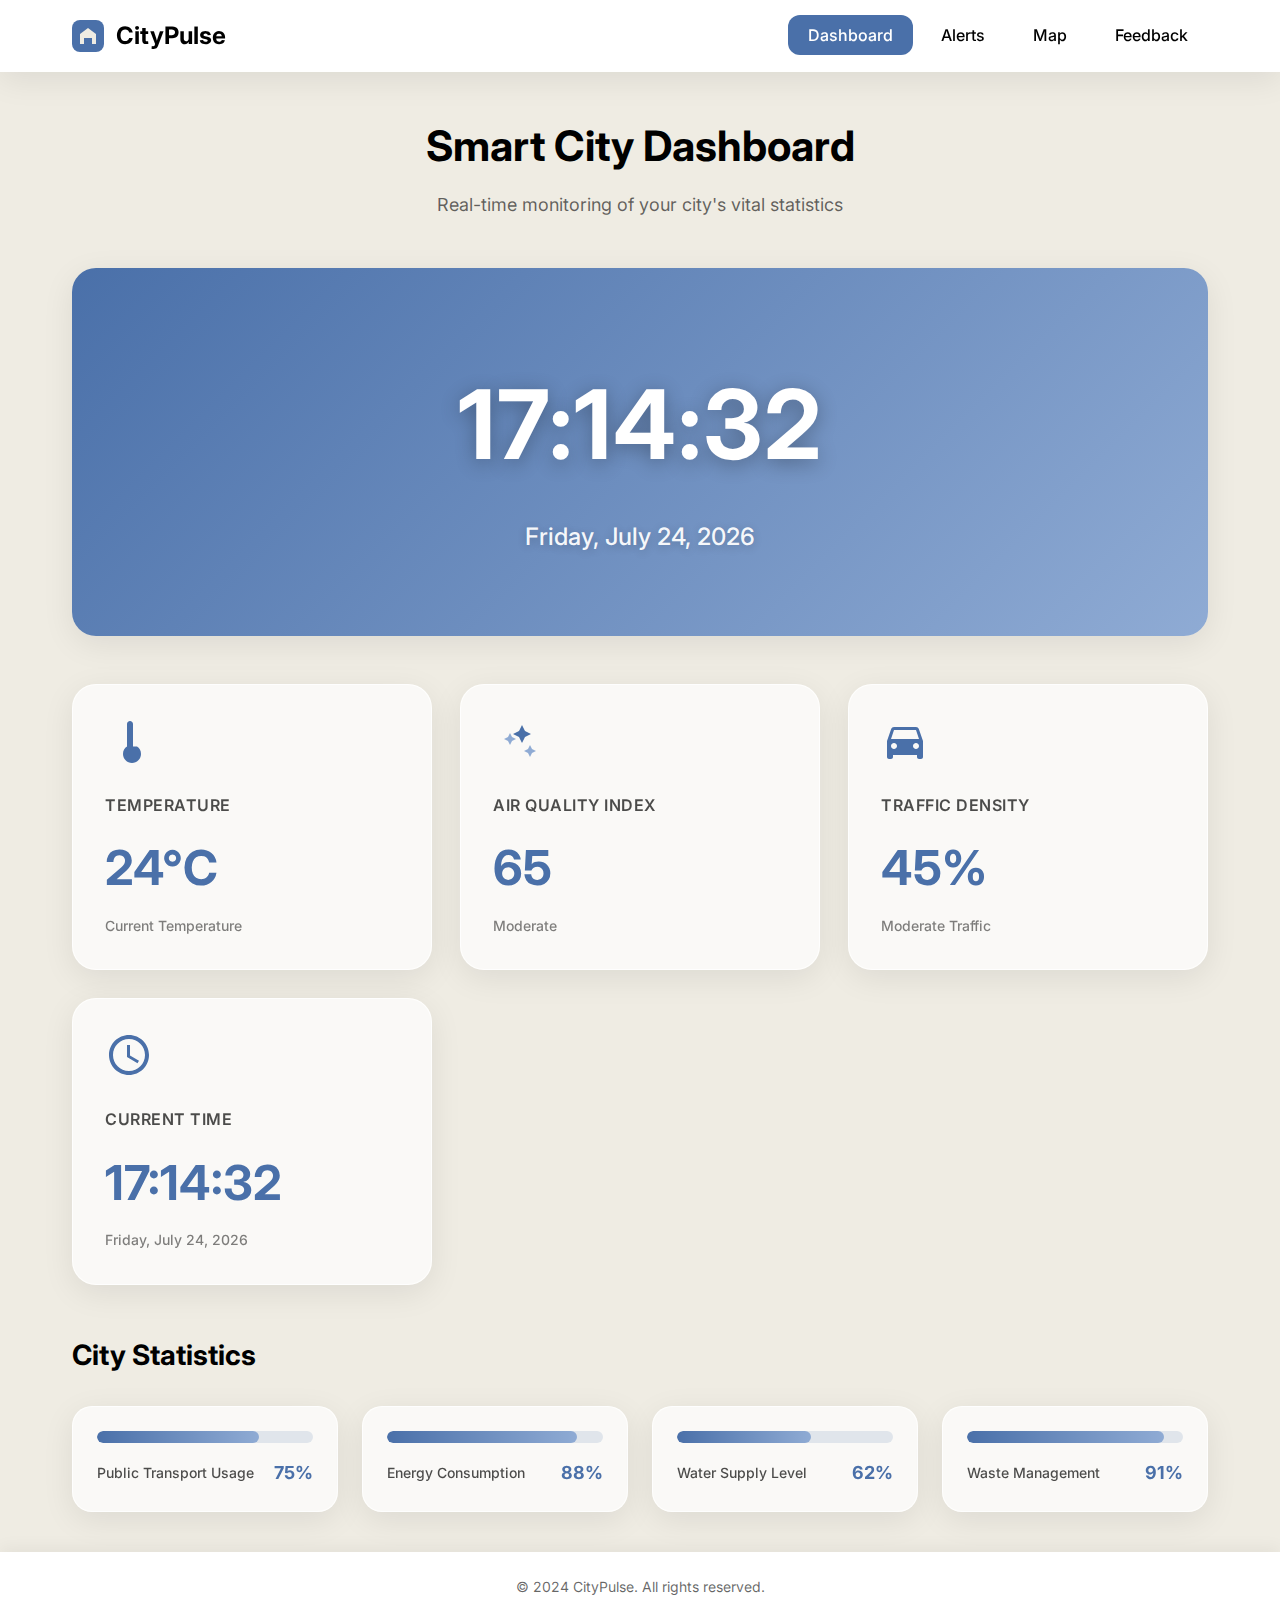
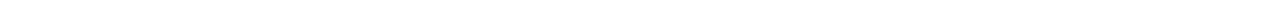
<file: index.html>
<!DOCTYPE html>
<html lang="en">
<head>
    <meta charset="UTF-8">
    <meta name="viewport" content="width=device-width, initial-scale=1.0">
    <title>CityPulse - Smart City Dashboard</title>
    <link rel="stylesheet" href="style.css">
    <link rel="preconnect" href="https://fonts.googleapis.com">
    <link rel="preconnect" href="https://fonts.gstatic.com" crossorigin>
    <link href="https://fonts.googleapis.com/css2?family=Inter:wght@300;400;500;600;700&display=swap" rel="stylesheet">
</head>
<body>
    <nav class="navbar">
        <div class="nav-container">
            <div class="logo">
                <svg width="32" height="32" viewBox="0 0 32 32" fill="none">
                    <rect width="32" height="32" rx="8" fill="#4A70A9"/>
                    <path d="M16 8L8 14V24H12V18H20V24H24V14L16 8Z" fill="#EFECE3"/>
                </svg>
                <span>CityPulse</span>
            </div>
            <ul class="nav-links">
                <li><a href="index.html" class="active">Dashboard</a></li>
                <li><a href="alerts.html">Alerts</a></li>
                <li><a href="map.html">Map</a></li>
                <li><a href="feedback.html">Feedback</a></li>
            </ul>
        </div>
    </nav>

    <main class="container">
        <header class="page-header">
            <h1>Smart City Dashboard</h1>
            <p class="subtitle">Real-time monitoring of your city's vital statistics</p>
        </header>

        <!-- Full Width Time Card -->
        <div class="hero-time-section">
            <div class="hero-time-content">
                <div class="hero-clock" id="hero-time-value">--:--:--</div>
                <div class="hero-date" id="hero-date-value">Loading...</div>
            </div>
            <div class="city-silhouette"></div>
        </div>

        <div class="dashboard-grid">
            <div class="card glass-card" id="temperature-card">
                <div class="card-icon">
                    <svg width="48" height="48" viewBox="0 0 24 24" fill="none">
                        <path d="M14 14.76V3.5C14 2.67 13.33 2 12.5 2C11.67 2 11 2.67 11 3.5V14.76C9.77 15.45 9 16.84 9 18.5C9 20.99 11.01 23 13.5 23C15.99 23 18 20.99 18 18.5C18 16.84 17.23 15.45 16 14.76Z" fill="#4A70A9"/>
                    </svg>
                </div>
                <div class="card-content">
                    <h3>Temperature</h3>
                    <div class="metric-value" id="temp-value">--°C</div>
                    <div class="metric-label">Current Temperature</div>
                </div>
            </div>

            <div class="card glass-card" id="aqi-card">
                <div class="card-icon">
                    <svg width="48" height="48" viewBox="0 0 24 24" fill="none">
                        <path d="M14.5 4L16 7L19 8.5L16 10L14.5 13L13 10L10 8.5L13 7L14.5 4Z" fill="#4A70A9"/>
                        <path d="M8.5 8L9.5 10L11.5 11L9.5 12L8.5 14L7.5 12L5.5 11L7.5 10L8.5 8Z" fill="#8FABD4"/>
                        <path d="M18.5 14L19.5 16L21.5 17L19.5 18L18.5 20L17.5 18L15.5 17L17.5 16L18.5 14Z" fill="#8FABD4"/>
                    </svg>
                </div>
                <div class="card-content">
                    <h3>Air Quality Index</h3>
                    <div class="metric-value" id="aqi-value">--</div>
                    <div class="metric-label" id="aqi-status">Checking...</div>
                </div>
            </div>

            <div class="card glass-card" id="traffic-card">
                <div class="card-icon">
                    <svg width="48" height="48" viewBox="0 0 24 24" fill="none">
                        <path d="M18.92 6.01C18.72 5.42 18.16 5 17.5 5H6.5C5.84 5 5.28 5.42 5.08 6.01L3 12V20C3 20.55 3.45 21 4 21H5C5.55 21 6 20.55 6 20V19H18V20C18 20.55 18.45 21 19 21H20C20.55 21 21 20.55 21 20V12L18.92 6.01ZM6.5 16C5.67 16 5 15.33 5 14.5C5 13.67 5.67 13 6.5 13C7.33 13 8 13.67 8 14.5C8 15.33 7.33 16 6.5 16ZM17.5 16C16.67 16 16 15.33 16 14.5C16 13.67 16.67 13 17.5 13C18.33 13 19 13.67 19 14.5C19 15.33 18.33 16 17.5 16ZM5 11L6.5 6.5H17.5L19 11H5Z" fill="#4A70A9"/>
                    </svg>
                </div>
                <div class="card-content">
                    <h3>Traffic Density</h3>
                    <div class="metric-value" id="traffic-value">--%</div>
                    <div class="metric-label" id="traffic-status">Calculating...</div>
                </div>
            </div>

            <div class="card glass-card" id="time-card">
                <div class="card-icon">
                    <svg width="48" height="48" viewBox="0 0 24 24" fill="none">
                        <path d="M12 2C6.48 2 2 6.48 2 12C2 17.52 6.48 22 12 22C17.52 22 22 17.52 22 12C22 6.48 17.52 2 12 2ZM12 20C7.59 20 4 16.41 4 12C4 7.59 7.59 4 12 4C16.41 4 20 7.59 20 12C20 16.41 16.41 20 12 20ZM12.5 7H11V13L16.25 16.15L17 14.92L12.5 12.25V7Z" fill="#4A70A9"/>
                    </svg>
                </div>
                <div class="card-content">
                    <h3>Current Time</h3>
                    <div class="metric-value" id="time-value">--:--:--</div>
                    <div class="metric-label" id="date-value">Loading...</div>
                </div>
            </div>
        </div>

        <section class="stats-section">
            <h2>City Statistics</h2>
            <div class="stats-grid">
                <div class="stat-card">
                    <div class="stat-bar" style="--percentage: 75%">
                        <div class="stat-fill"></div>
                    </div>
                    <div class="stat-info">
                        <span class="stat-label">Public Transport Usage</span>
                        <span class="stat-value">75%</span>
                    </div>
                </div>
                <div class="stat-card">
                    <div class="stat-bar" style="--percentage: 88%">
                        <div class="stat-fill"></div>
                    </div>
                    <div class="stat-info">
                        <span class="stat-label">Energy Consumption</span>
                        <span class="stat-value">88%</span>
                    </div>
                </div>
                <div class="stat-card">
                    <div class="stat-bar" style="--percentage: 62%">
                        <div class="stat-fill"></div>
                    </div>
                    <div class="stat-info">
                        <span class="stat-label">Water Supply Level</span>
                        <span class="stat-value">62%</span>
                    </div>
                </div>
                <div class="stat-card">
                    <div class="stat-bar" style="--percentage: 91%">
                        <div class="stat-fill"></div>
                    </div>
                    <div class="stat-info">
                        <span class="stat-label">Waste Management</span>
                        <span class="stat-value">91%</span>
                    </div>
                </div>
            </div>
        </section>
    </main>

    <footer class="footer">
        <p>&copy; 2024 CityPulse. All rights reserved.</p>
    </footer>

    <script src="data.js"></script>
    <script src="script.js"></script>
</body>
</html>
</file>
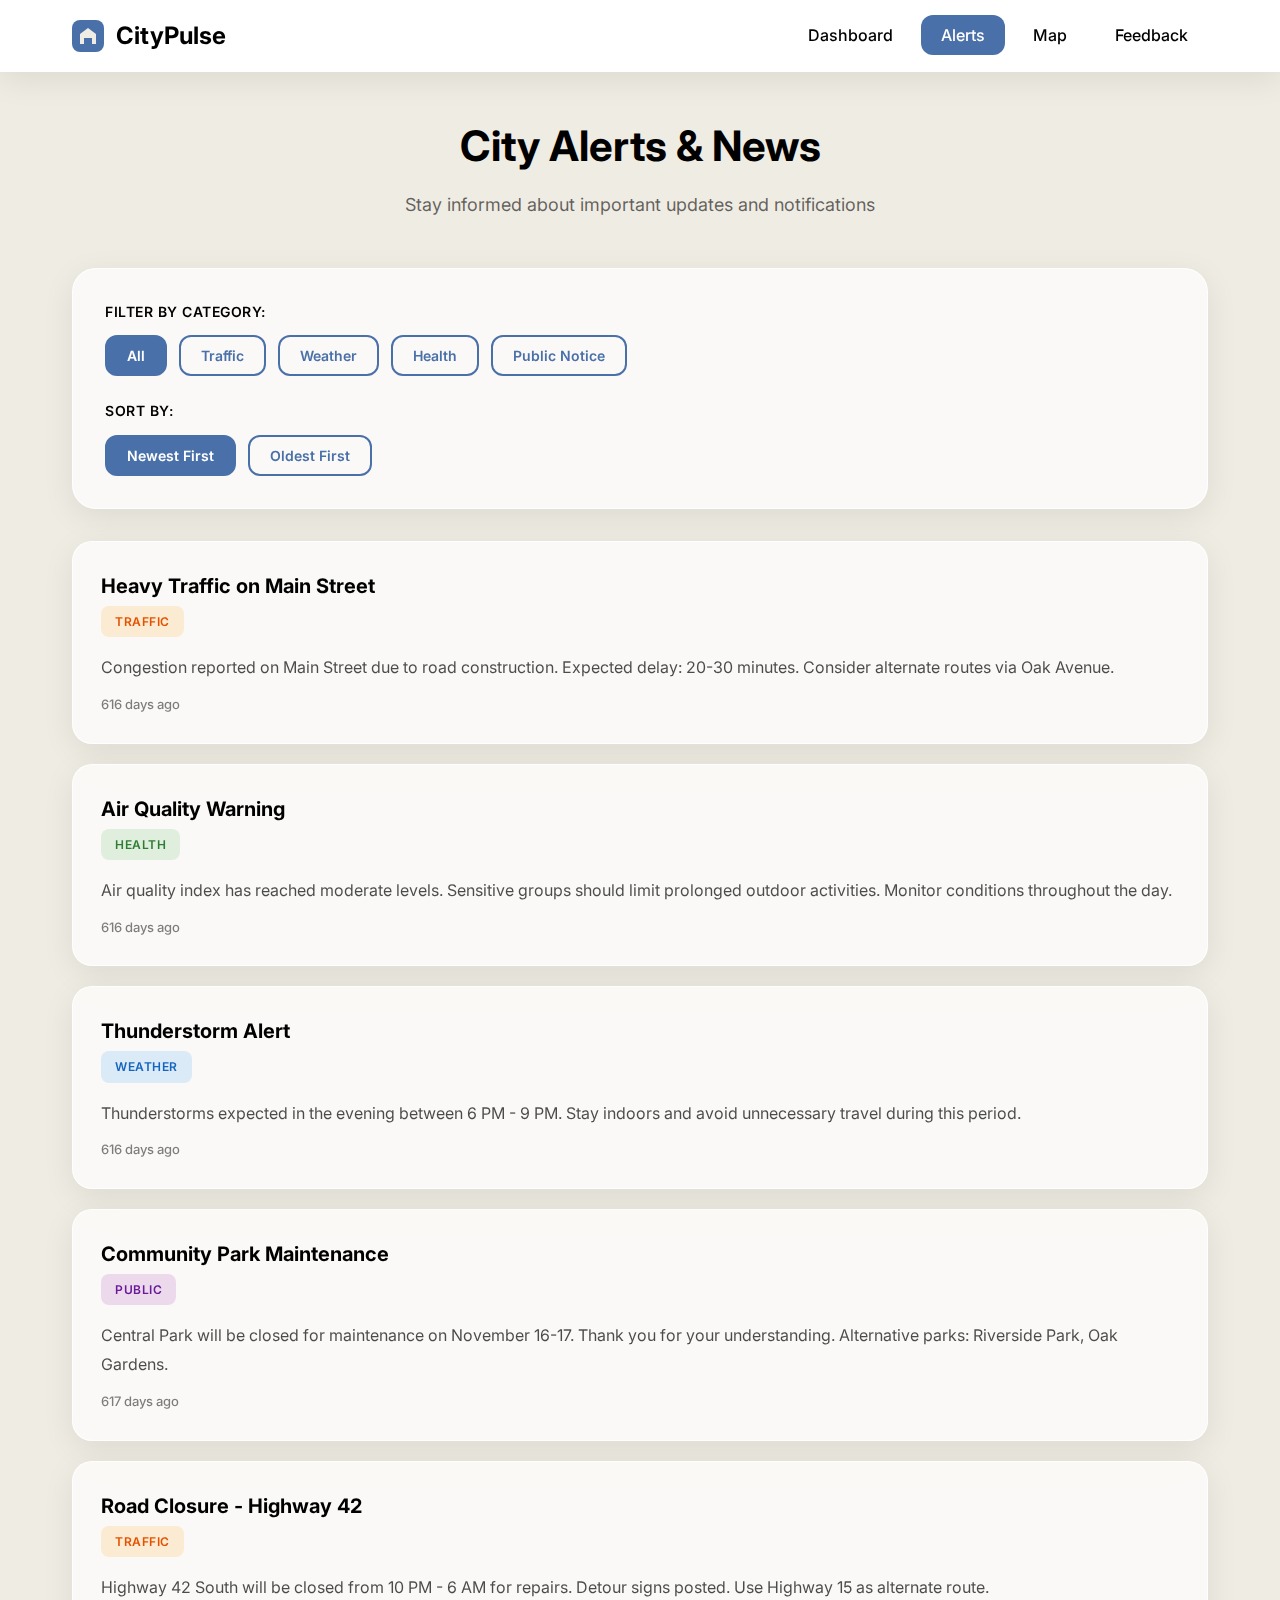
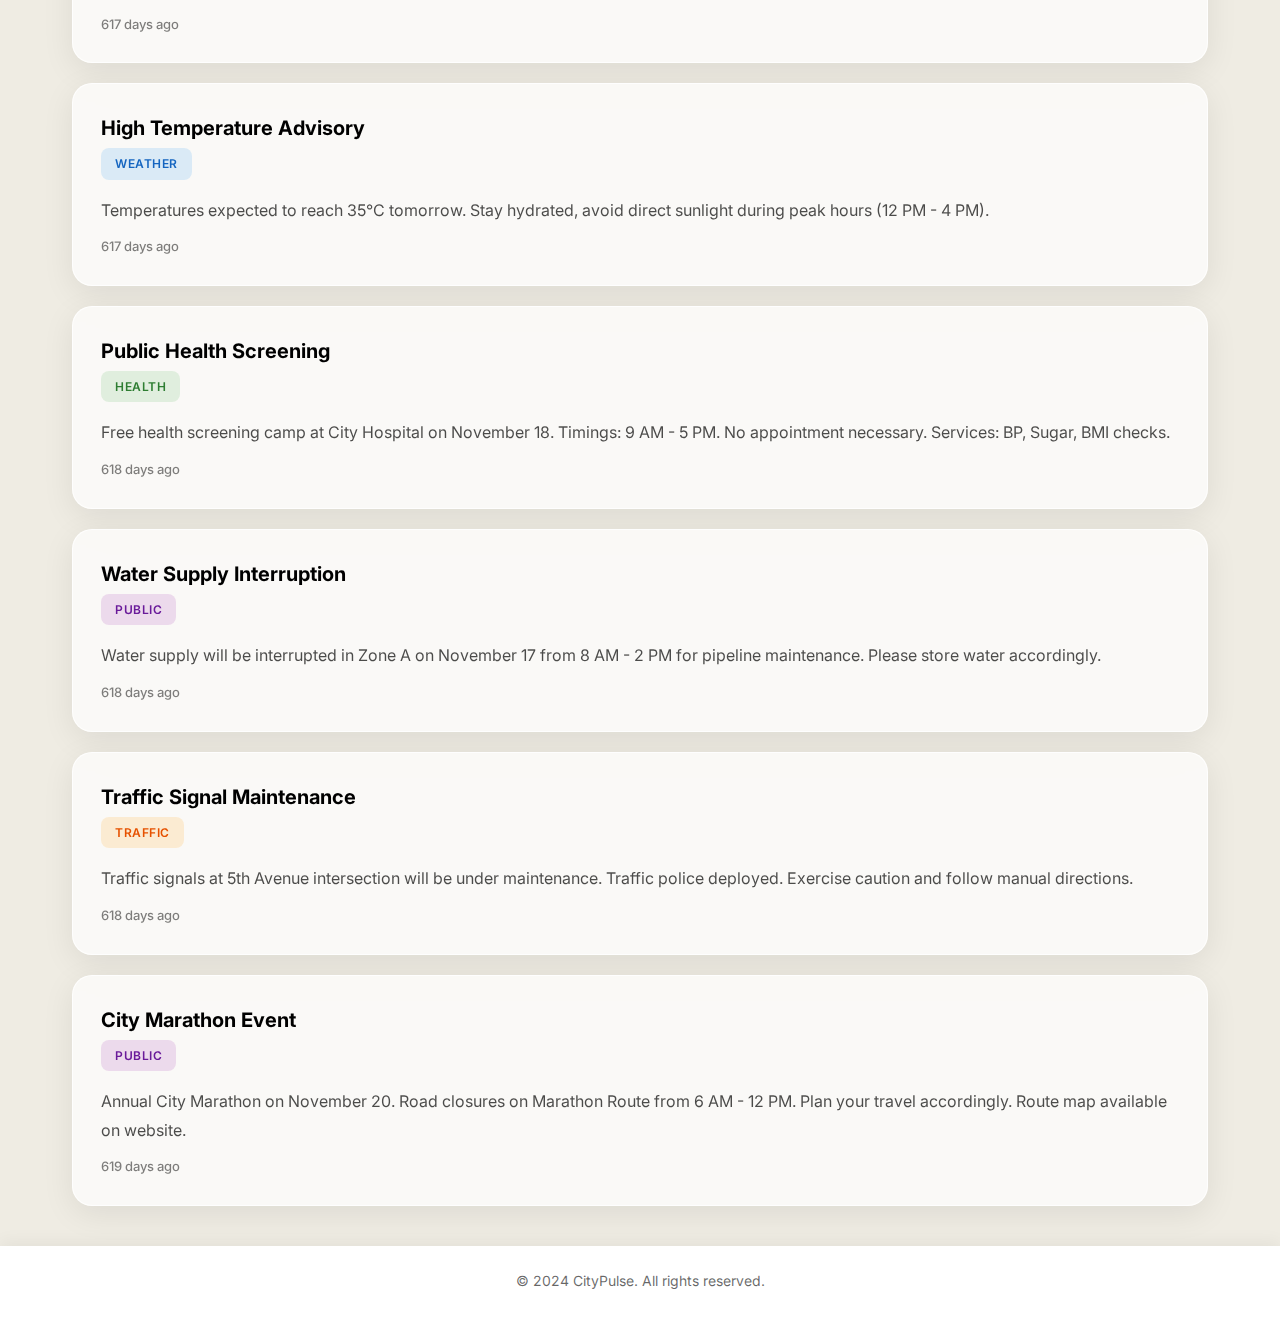
<file: alerts.html>
<!DOCTYPE html>
<html lang="en">
<head>
    <meta charset="UTF-8">
    <meta name="viewport" content="width=device-width, initial-scale=1.0">
    <title>Alerts & News - CityPulse</title>
    <link rel="stylesheet" href="style.css">
    <link rel="preconnect" href="https://fonts.googleapis.com">
    <link rel="preconnect" href="https://fonts.gstatic.com" crossorigin>
    <link href="https://fonts.googleapis.com/css2?family=Inter:wght@300;400;500;600;700&display=swap" rel="stylesheet">
</head>
<body>
    <nav class="navbar">
        <div class="nav-container">
            <div class="logo">
                <svg width="32" height="32" viewBox="0 0 32 32" fill="none">
                    <rect width="32" height="32" rx="8" fill="#4A70A9"/>
                    <path d="M16 8L8 14V24H12V18H20V24H24V14L16 8Z" fill="#EFECE3"/>
                </svg>
                <span>CityPulse</span>
            </div>
            <ul class="nav-links">
                <li><a href="index.html">Dashboard</a></li>
                <li><a href="alerts.html" class="active">Alerts</a></li>
                <li><a href="map.html">Map</a></li>
                <li><a href="feedback.html">Feedback</a></li>
            </ul>
        </div>
    </nav>

    <main class="container">
        <header class="page-header">
            <h1>City Alerts & News</h1>
            <p class="subtitle">Stay informed about important updates and notifications</p>
        </header>

        <div class="controls-section">
            <div class="filter-group">
                <label>Filter by Category:</label>
                <div class="filter-buttons">
                    <button class="filter-btn active" data-filter="all">All</button>
                    <button class="filter-btn" data-filter="traffic">Traffic</button>
                    <button class="filter-btn" data-filter="weather">Weather</button>
                    <button class="filter-btn" data-filter="health">Health</button>
                    <button class="filter-btn" data-filter="public">Public Notice</button>
                </div>
            </div>

            <div class="sort-group">
                <label>Sort by:</label>
                <div class="sort-buttons">
                    <button class="sort-btn active" data-sort="newest">Newest First</button>
                    <button class="sort-btn" data-sort="oldest">Oldest First</button>
                </div>
            </div>
        </div>

        <div class="alerts-container" id="alerts-container">
            <!-- Alerts will be dynamically loaded here -->
        </div>
    </main>

    <footer class="footer">
        <p>&copy; 2024 CityPulse. All rights reserved.</p>
    </footer>

    <script src="data.js"></script>
    <script src="script.js"></script>
</body>
</html>
</file>
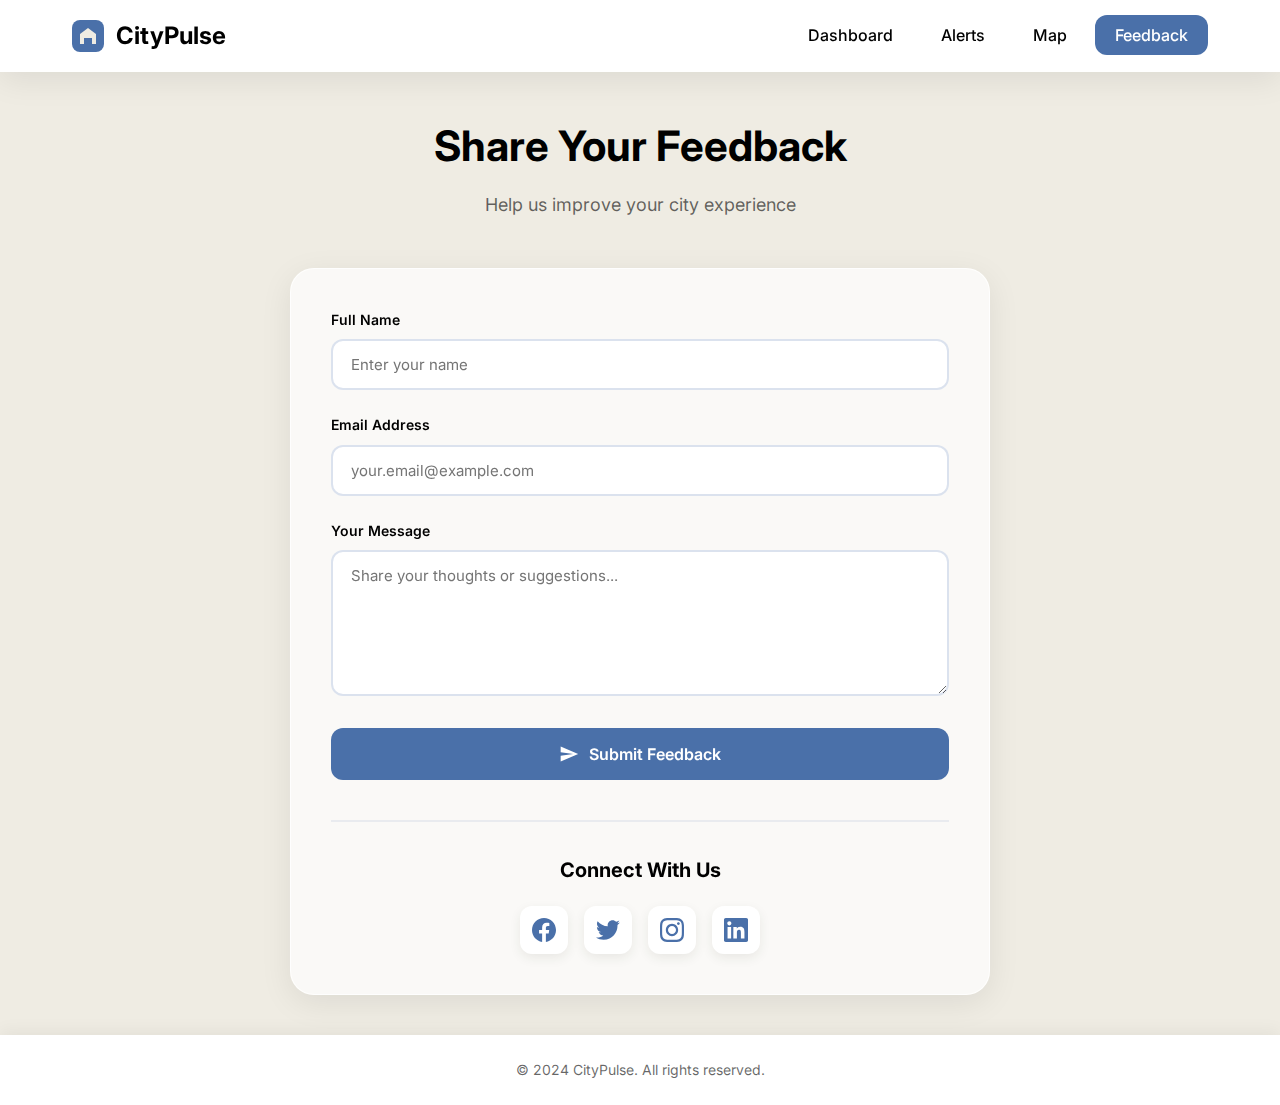
<file: feedback.html>
<!DOCTYPE html>
<html lang="en">
<head>
    <meta charset="UTF-8">
    <meta name="viewport" content="width=device-width, initial-scale=1.0">
    <title>Feedback - CityPulse</title>
    <link rel="stylesheet" href="style.css">
    <link rel="preconnect" href="https://fonts.googleapis.com">
    <link rel="preconnect" href="https://fonts.gstatic.com" crossorigin>
    <link href="https://fonts.googleapis.com/css2?family=Inter:wght@300;400;500;600;700&display=swap" rel="stylesheet">
</head>
<body>
    <nav class="navbar">
        <div class="nav-container">
            <div class="logo">
                <svg width="32" height="32" viewBox="0 0 32 32" fill="none">
                    <rect width="32" height="32" rx="8" fill="#4A70A9"/>
                    <path d="M16 8L8 14V24H12V18H20V24H24V14L16 8Z" fill="#EFECE3"/>
                </svg>
                <span>CityPulse</span>
            </div>
            <ul class="nav-links">
                <li><a href="index.html">Dashboard</a></li>
                <li><a href="alerts.html">Alerts</a></li>
                <li><a href="map.html">Map</a></li>
                <li><a href="feedback.html" class="active">Feedback</a></li>
            </ul>
        </div>
    </nav>

    <main class="container">
        <header class="page-header">
            <h1>Share Your Feedback</h1>
            <p class="subtitle">Help us improve your city experience</p>
        </header>

        <div class="feedback-wrapper">
            <div class="feedback-container">
                <form class="feedback-form" id="feedback-form">
                    <div class="form-group">
                        <label for="name">Full Name</label>
                        <input type="text" id="name" name="name" placeholder="Enter your name" required>
                        <span class="error-message" id="name-error"></span>
                    </div>

                    <div class="form-group">
                        <label for="email">Email Address</label>
                        <input type="email" id="email" name="email" placeholder="your.email@example.com" required>
                        <span class="error-message" id="email-error"></span>
                    </div>

                    <div class="form-group">
                        <label for="message">Your Message</label>
                        <textarea id="message" name="message" rows="6" placeholder="Share your thoughts or suggestions..." required></textarea>
                        <span class="error-message" id="message-error"></span>
                    </div>

                    <button type="submit" class="submit-btn">
                        <svg width="20" height="20" viewBox="0 0 24 24" fill="none">
                            <path d="M2.01 21L23 12L2.01 3L2 10L17 12L2 14L2.01 21Z" fill="currentColor"/>
                        </svg>
                        Submit Feedback
                    </button>
                </form>

                <div class="social-section">
                    <h3>Connect With Us</h3>
                    <div class="social-icons">
                        <a href="#" class="social-link" aria-label="Facebook">
                            <svg width="24" height="24" viewBox="0 0 24 24" fill="none">
                                <path d="M24 12.073C24 5.405 18.627 0 12 0S0 5.405 0 12.073C0 18.1 4.388 23.094 10.125 24V15.563H7.078V12.073H10.125V9.413C10.125 6.387 11.917 4.716 14.658 4.716C15.97 4.716 17.344 4.952 17.344 4.952V7.92H15.83C14.34 7.92 13.875 8.853 13.875 9.807V12.073H17.203L16.671 15.563H13.875V24C19.612 23.094 24 18.1 24 12.073Z" fill="currentColor"/>
                            </svg>
                        </a>
                        <a href="#" class="social-link" aria-label="Twitter">
                            <svg width="24" height="24" viewBox="0 0 24 24" fill="none">
                                <path d="M23.953 4.57C23.069 4.96 22.124 5.224 21.129 5.335C22.143 4.723 22.923 3.758 23.292 2.608C22.341 3.176 21.287 3.583 20.165 3.805C19.269 2.847 17.992 2.248 16.574 2.248C13.857 2.248 11.654 4.451 11.654 7.173C11.654 7.557 11.699 7.928 11.781 8.285C7.691 8.081 4.066 6.13 1.64 3.161C1.213 3.878 0.974 4.723 0.974 5.626C0.974 7.335 1.844 8.849 3.162 9.723C2.355 9.696 1.596 9.476 0.934 9.106V9.166C0.934 11.562 2.627 13.552 4.88 14.003C4.467 14.115 4.031 14.175 3.584 14.175C3.27 14.175 2.964 14.145 2.668 14.089C3.287 16.043 5.094 17.466 7.245 17.505C5.564 18.825 3.467 19.612 1.179 19.612C0.781 19.612 0.391 19.589 0 19.544C2.179 20.937 4.768 21.752 7.548 21.752C16.561 21.752 21.502 14.252 21.502 7.734C21.502 7.521 21.497 7.31 21.488 7.101C22.448 6.401 23.293 5.534 23.953 4.57Z" fill="currentColor"/>
                            </svg>
                        </a>
                        <a href="#" class="social-link" aria-label="Instagram">
                            <svg width="24" height="24" viewBox="0 0 24 24" fill="none">
                                <path d="M12 2.163C15.204 2.163 15.584 2.175 16.85 2.233C20.102 2.381 21.621 3.924 21.769 7.152C21.827 8.417 21.838 8.797 21.838 12.001C21.838 15.206 21.826 15.585 21.769 16.85C21.62 20.075 20.105 21.621 16.85 21.769C15.584 21.827 15.206 21.839 12 21.839C8.796 21.839 8.416 21.827 7.151 21.769C3.891 21.62 2.38 20.07 2.232 16.849C2.174 15.584 2.162 15.205 2.162 12C2.162 8.796 2.175 8.417 2.232 7.151C2.381 3.924 3.896 2.38 7.151 2.232C8.417 2.175 8.796 2.163 12 2.163ZM12 0C8.741 0 8.333 0.014 7.053 0.072C2.695 0.272 0.273 2.69 0.073 7.052C0.014 8.333 0 8.741 0 12C0 15.259 0.014 15.668 0.072 16.948C0.272 21.306 2.69 23.728 7.052 23.928C8.333 23.986 8.741 24 12 24C15.259 24 15.668 23.986 16.948 23.928C21.302 23.728 23.73 21.31 23.927 16.948C23.986 15.668 24 15.259 24 12C24 8.741 23.986 8.333 23.928 7.053C23.732 2.699 21.311 0.273 16.949 0.073C15.668 0.014 15.259 0 12 0ZM12 5.838C8.597 5.838 5.838 8.597 5.838 12C5.838 15.403 8.597 18.163 12 18.163C15.403 18.163 18.162 15.404 18.162 12C18.162 8.597 15.403 5.838 12 5.838ZM12 16C9.791 16 8 14.21 8 12C8 9.791 9.791 8 12 8C14.209 8 16 9.791 16 12C16 14.21 14.209 16 12 16ZM18.406 4.155C17.61 4.155 16.965 4.8 16.965 5.595C16.965 6.39 17.61 7.035 18.406 7.035C19.201 7.035 19.845 6.39 19.845 5.595C19.845 4.8 19.201 4.155 18.406 4.155Z" fill="currentColor"/>
                            </svg>
                        </a>
                        <a href="#" class="social-link" aria-label="LinkedIn">
                            <svg width="24" height="24" viewBox="0 0 24 24" fill="none">
                                <path d="M20.447 20.452H16.893V14.883C16.893 13.555 16.866 11.846 15.041 11.846C13.188 11.846 12.905 13.291 12.905 14.785V20.452H9.351V9H12.765V10.561H12.811C13.288 9.661 14.448 8.711 16.181 8.711C19.782 8.711 20.448 11.081 20.448 14.166V20.452H20.447ZM5.337 7.433C4.193 7.433 3.274 6.507 3.274 5.368C3.274 4.23 4.194 3.305 5.337 3.305C6.477 3.305 7.401 4.23 7.401 5.368C7.401 6.507 6.476 7.433 5.337 7.433ZM7.119 20.452H3.555V9H7.119V20.452ZM22.225 0H1.771C0.792 0 0 0.774 0 1.729V22.271C0 23.227 0.792 24 1.771 24H22.222C23.2 24 24 23.227 24 22.271V1.729C24 0.774 23.2 0 22.222 0H22.225Z" fill="currentColor"/>
                            </svg>
                        </a>
                    </div>
                </div>
            </div>
        </div>
    </main>

    <div class="modal" id="success-modal">
        <div class="modal-content success-modal-content">
            <button class="modal-close" id="success-modal-close">&times;</button>
            <div class="success-icon">
                <svg width="64" height="64" viewBox="0 0 24 24" fill="none">
                    <path d="M9 16.17L4.83 12L3.41 13.41L9 19L21 7L19.59 5.59L9 16.17Z" fill="#4A70A9"/>
                </svg>
            </div>
            <h2>Thank You!</h2>
            <p>Your feedback has been successfully submitted. We appreciate your input and will review it shortly.</p>
        </div>
    </div>

    <footer class="footer">
        <p>&copy; 2024 CityPulse. All rights reserved.</p>
    </footer>

    <script src="data.js"></script>
    <script src="script.js"></script>
</body>
</html>
</file>
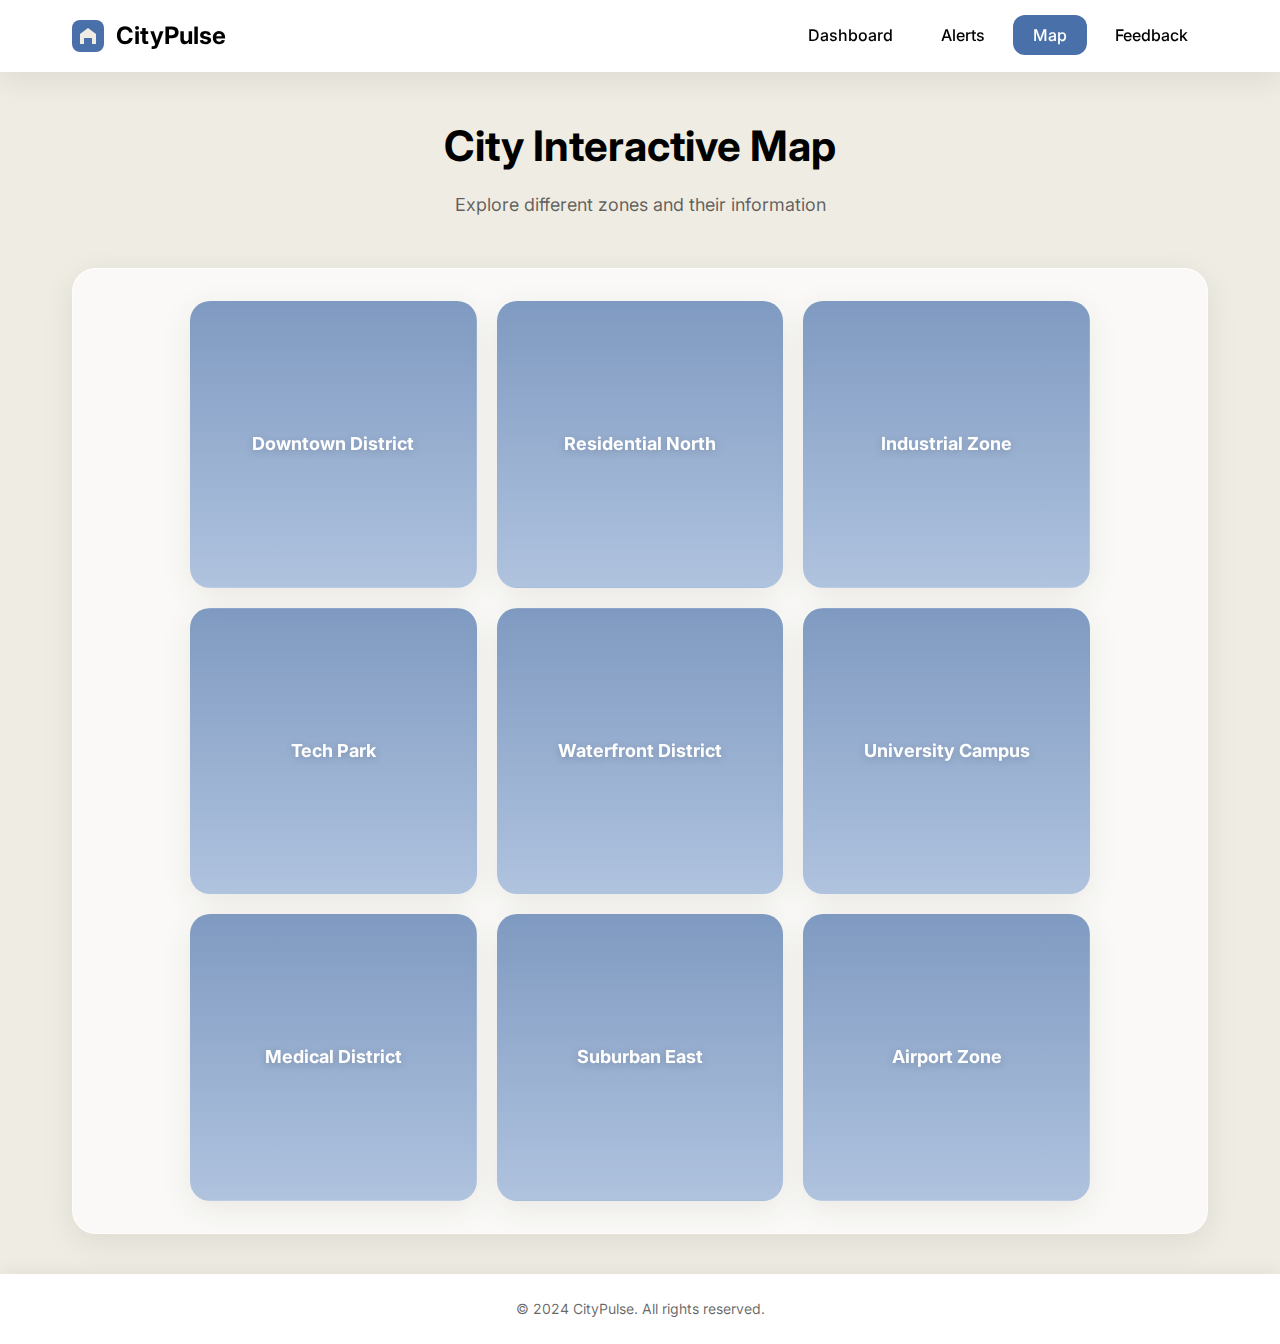
<file: map.html>
<!DOCTYPE html>
<html lang="en">
<head>
    <meta charset="UTF-8">
    <meta name="viewport" content="width=device-width, initial-scale=1.0">
    <title>Interactive Map - CityPulse</title>
    <link rel="stylesheet" href="style.css">
    <link rel="preconnect" href="https://fonts.googleapis.com">
    <link rel="preconnect" href="https://fonts.gstatic.com" crossorigin>
    <link href="https://fonts.googleapis.com/css2?family=Inter:wght@300;400;500;600;700&display=swap" rel="stylesheet">
</head>
<body>
    <nav class="navbar">
        <div class="nav-container">
            <div class="logo">
                <svg width="32" height="32" viewBox="0 0 32 32" fill="none">
                    <rect width="32" height="32" rx="8" fill="#4A70A9"/>
                    <path d="M16 8L8 14V24H12V18H20V24H24V14L16 8Z" fill="#EFECE3"/>
                </svg>
                <span>CityPulse</span>
            </div>
            <ul class="nav-links">
                <li><a href="index.html">Dashboard</a></li>
                <li><a href="alerts.html">Alerts</a></li>
                <li><a href="map.html" class="active">Map</a></li>
                <li><a href="feedback.html">Feedback</a></li>
            </ul>
        </div>
    </nav>

    <main class="container">
        <header class="page-header">
            <h1>City Interactive Map</h1>
            <p class="subtitle">Explore different zones and their information</p>
        </header>

        <div class="map-container">
            <div class="map-grid" id="map-grid">
                <!-- Map zones will be dynamically created here -->
            </div>
        </div>
    </main>

    <!-- Modal for zone details -->
    <div class="modal" id="zone-modal">
        <div class="modal-content">
            <button class="modal-close" id="modal-close">&times;</button>
            <div class="modal-header">
                <h2 id="modal-zone-name">Zone Name</h2>
            </div>
            <div class="modal-body">
                <div class="modal-info">
                    <svg width="24" height="24" viewBox="0 0 24 24" fill="none">
                        <path d="M12 2C8.13 2 5 5.13 5 9C5 14.25 12 22 12 22C12 22 19 14.25 19 9C19 5.13 15.87 2 12 2ZM12 11.5C10.62 11.5 9.5 10.38 9.5 9C9.5 7.62 10.62 6.5 12 6.5C13.38 6.5 14.5 7.62 14.5 9C14.5 10.38 13.38 11.5 12 11.5Z" fill="#4A70A9"/>
                    </svg>
                    <div>
                        <strong>Description:</strong>
                        <p id="modal-zone-description">Zone description</p>
                    </div>
                </div>
                <div class="modal-info">
                    <svg width="24" height="24" viewBox="0 0 24 24" fill="none">
                        <path d="M6.62 10.79C8.06 13.62 10.38 15.94 13.21 17.38L15.41 15.18C15.69 14.9 16.08 14.82 16.43 14.93C17.55 15.3 18.75 15.5 20 15.5C20.55 15.5 21 15.95 21 16.5V20C21 20.55 20.55 21 20 21C10.61 21 3 13.39 3 4C3 3.45 3.45 3 4 3H7.5C8.05 3 8.5 3.45 8.5 4C8.5 5.25 8.7 6.45 9.07 7.57C9.18 7.92 9.1 8.31 8.82 8.59L6.62 10.79Z" fill="#4A70A9"/>
                    </svg>
                    <div>
                        <strong>Contact:</strong>
                        <p id="modal-zone-contact">Contact number</p>
                    </div>
                </div>
            </div>
        </div>
    </div>

    <footer class="footer">
        <p>&copy; 2024 CityPulse. All rights reserved.</p>
    </footer>

    <script src="data.js"></script>
    <script src="script.js"></script>
</body>
</html>
</file>
<file: style.css>
/* ==================== RESET & BASE ==================== */
* {
    margin: 0;
    padding: 0;
    box-sizing: border-box;
}

:root {
    --black: #000000;
    --primary: #4A70A9;
    --secondary: #8FABD4;
    --background: #EFECE3;
    --white: #FFFFFF;
    --card-bg: rgba(255, 255, 255, 0.7);
    --shadow: 0 8px 32px rgba(0, 0, 0, 0.08);
    --shadow-hover: 0 12px 48px rgba(0, 0, 0, 0.12);
    --border-radius: 24px;
    --transition: all 0.3s cubic-bezier(0.4, 0, 0.2, 1);
}

body {
    font-family: 'Inter', -apple-system, BlinkMacSystemFont, 'Segoe UI', sans-serif;
    background: var(--background);
    color: var(--black);
    line-height: 1.6;
    overflow-x: hidden;
}

/* ==================== NAVIGATION ==================== */
.navbar {
    background: var(--white);
    box-shadow: var(--shadow);
    position: sticky;
    top: 0;
    z-index: 1000;
    backdrop-filter: blur(10px);
}

.nav-container {
    max-width: 1200px;
    margin: 0 auto;
    padding: 0 32px;
    display: flex;
    justify-content: space-between;
    align-items: center;
    height: 72px;
}

.logo {
    display: flex;
    align-items: center;
    gap: 12px;
    font-size: 24px;
    font-weight: 700;
    color: var(--black);
}

.nav-links {
    display: flex;
    list-style: none;
    gap: 8px;
}

.nav-links a {
    text-decoration: none;
    color: var(--black);
    padding: 10px 20px;
    border-radius: 12px;
    font-weight: 500;
    transition: var(--transition);
}

.nav-links a:hover {
    background: rgba(74, 112, 169, 0.1);
    color: var(--primary);
}

.nav-links a.active {
    background: var(--primary);
    color: var(--white);
}

/* ==================== CONTAINER & LAYOUT ==================== */
.container {
    max-width: 1200px;
    margin: 0 auto;
    padding: 40px 32px;
    min-height: calc(100vh - 144px);
}

.page-header {
    text-align: center;
    margin-bottom: 48px;
}

.page-header h1 {
    font-size: 42px;
    font-weight: 700;
    color: var(--black);
    margin-bottom: 12px;
}

.subtitle {
    font-size: 18px;
    color: rgba(0, 0, 0, 0.6);
    font-weight: 400;
}

/* ==================== DASHBOARD GRID ==================== */
.hero-time-section {
    position: relative;
    width: 100%;
    background: linear-gradient(135deg, var(--primary), var(--secondary));
    border-radius: var(--border-radius);
    padding: 80px 40px;
    margin-bottom: 48px;
    box-shadow: var(--shadow);
    overflow: hidden;
    min-height: 350px;
    display: flex;
    align-items: center;
    justify-content: center;
}

.city-silhouette {
    position: absolute;
    bottom: 0;
    left: 0;
    right: 0;
    height: 200px;
    background-image: url('https://i.pinimg.com/736x/0f/bd/19/0fbd19703f0798a28626cd2d8d762d5a.jpg');
    background-size: cover;
    background-position: center bottom;
    background-repeat: repeat-x;
    opacity: 0.3;
    pointer-events: none;
}

.hero-time-content {
    position: relative;
    z-index: 2;
    text-align: center;
    color: var(--white);
}

.hero-clock {
    font-size: 96px;
    font-weight: 700;
    color: var(--white);
    margin-bottom: 16px;
    text-shadow: 0 4px 20px rgba(0, 0, 0, 0.3);
    letter-spacing: 2px;
    animation: fadeIn 1s ease-out;
}

.hero-date {
    font-size: 24px;
    font-weight: 500;
    color: rgba(255, 255, 255, 0.95);
    text-shadow: 0 2px 10px rgba(0, 0, 0, 0.2);
    animation: fadeIn 1.2s ease-out;
}

.dashboard-grid {
    display: grid;
    grid-template-columns: repeat(auto-fit, minmax(280px, 1fr));
    gap: 28px;
    margin-bottom: 48px;
}

.card {
    background: var(--card-bg);
    backdrop-filter: blur(20px);
    border-radius: var(--border-radius);
    padding: 32px;
    box-shadow: var(--shadow);
    transition: var(--transition);
    border: 1px solid rgba(255, 255, 255, 0.8);
}

.card:hover {
    transform: translateY(-4px);
    box-shadow: var(--shadow-hover);
}

.card-icon {
    margin-bottom: 20px;
    animation: fadeIn 0.6s ease-out;
}

.card-content h3 {
    font-size: 16px;
    font-weight: 600;
    color: rgba(0, 0, 0, 0.7);
    margin-bottom: 12px;
    text-transform: uppercase;
    letter-spacing: 0.5px;
}

.metric-value {
    font-size: 48px;
    font-weight: 700;
    color: var(--primary);
    margin-bottom: 8px;
    animation: countUp 0.8s ease-out;
}

.metric-label {
    font-size: 14px;
    color: rgba(0, 0, 0, 0.5);
    font-weight: 500;
}

/* ==================== STATS SECTION ==================== */
.stats-section {
    margin-top: 48px;
}

.stats-section h2 {
    font-size: 28px;
    font-weight: 700;
    margin-bottom: 28px;
    color: var(--black);
}

.stats-grid {
    display: grid;
    grid-template-columns: repeat(auto-fit, minmax(250px, 1fr));
    gap: 24px;
}

.stat-card {
    background: var(--card-bg);
    backdrop-filter: blur(20px);
    border-radius: 20px;
    padding: 24px;
    box-shadow: var(--shadow);
    transition: var(--transition);
    border: 1px solid rgba(255, 255, 255, 0.8);
}

.stat-card:hover {
    transform: translateY(-2px);
    box-shadow: var(--shadow-hover);
}

.stat-bar {
    height: 12px;
    background: rgba(74, 112, 169, 0.15);
    border-radius: 8px;
    overflow: hidden;
    margin-bottom: 16px;
}

.stat-fill {
    height: 100%;
    background: linear-gradient(90deg, var(--primary), var(--secondary));
    width: var(--percentage);
    border-radius: 8px;
    animation: fillBar 1.2s ease-out;
}

.stat-info {
    display: flex;
    justify-content: space-between;
    align-items: center;
}

.stat-label {
    font-size: 14px;
    font-weight: 500;
    color: rgba(0, 0, 0, 0.7);
}

.stat-value {
    font-size: 18px;
    font-weight: 700;
    color: var(--primary);
}

/* ==================== ALERTS PAGE ==================== */
.controls-section {
    background: var(--card-bg);
    backdrop-filter: blur(20px);
    border-radius: var(--border-radius);
    padding: 32px;
    margin-bottom: 32px;
    box-shadow: var(--shadow);
    border: 1px solid rgba(255, 255, 255, 0.8);
}

.filter-group,
.sort-group {
    margin-bottom: 24px;
}

.filter-group:last-child,
.sort-group:last-child {
    margin-bottom: 0;
}

.filter-group label,
.sort-group label {
    display: block;
    font-weight: 600;
    margin-bottom: 12px;
    color: var(--black);
    font-size: 14px;
    text-transform: uppercase;
    letter-spacing: 0.5px;
}

.filter-buttons,
.sort-buttons {
    display: flex;
    flex-wrap: wrap;
    gap: 12px;
}

.filter-btn,
.sort-btn {
    padding: 10px 20px;
    border: 2px solid var(--primary);
    background: transparent;
    color: var(--primary);
    border-radius: 12px;
    cursor: pointer;
    font-weight: 600;
    font-size: 14px;
    transition: var(--transition);
    font-family: 'Inter', sans-serif;
}

.filter-btn:hover,
.sort-btn:hover {
    background: rgba(74, 112, 169, 0.1);
    transform: translateY(-2px);
}

.filter-btn.active,
.sort-btn.active {
    background: var(--primary);
    color: var(--white);
}

.alerts-container {
    display: grid;
    gap: 20px;
}

.alert-card {
    background: var(--card-bg);
    backdrop-filter: blur(20px);
    border-radius: 20px;
    padding: 28px;
    box-shadow: var(--shadow);
    border-left: 4px solid var(--primary);
    transition: var(--transition);
    animation: slideIn 0.4s ease-out;
    border: 1px solid rgba(255, 255, 255, 0.8);
}

.alert-card:hover {
    transform: translateX(4px);
    box-shadow: var(--shadow-hover);
}

.alert-header {
    display: flex;
    justify-content: space-between;
    align-items: start;
    margin-bottom: 16px;
}

.alert-title {
    font-size: 20px;
    font-weight: 700;
    color: var(--black);
    margin-bottom: 4px;
}

.alert-category {
    display: inline-block;
    padding: 6px 14px;
    border-radius: 8px;
    font-size: 12px;
    font-weight: 600;
    text-transform: uppercase;
    letter-spacing: 0.5px;
}

.alert-category.traffic {
    background: rgba(255, 152, 0, 0.15);
    color: #E65100;
}

.alert-category.weather {
    background: rgba(33, 150, 243, 0.15);
    color: #1565C0;
}

.alert-category.health {
    background: rgba(76, 175, 80, 0.15);
    color: #2E7D32;
}

.alert-category.public {
    background: rgba(156, 39, 176, 0.15);
    color: #6A1B9A;
}

.alert-description {
    color: rgba(0, 0, 0, 0.7);
    line-height: 1.8;
    margin-bottom: 12px;
}

.alert-time {
    font-size: 13px;
    color: rgba(0, 0, 0, 0.5);
    font-weight: 500;
}

/* ==================== MAP PAGE ==================== */
.map-container {
    background: var(--card-bg);
    backdrop-filter: blur(20px);
    border-radius: var(--border-radius);
    padding: 32px;
    box-shadow: var(--shadow);
    border: 1px solid rgba(255, 255, 255, 0.8);
}

.map-grid {
    display: grid;
    grid-template-columns: repeat(auto-fit, minmax(220px, 1fr));
    gap: 20px;
    max-width: 900px;
    margin: 0 auto;
}

.zone {
    aspect-ratio: 1;
    background: linear-gradient(135deg, var(--primary), var(--secondary));
    border-radius: 20px;
    display: flex;
    align-items: center;
    justify-content: center;
    cursor: pointer;
    transition: var(--transition);
    position: relative;
    overflow: hidden;
    box-shadow: var(--shadow);
}

.zone::before {
    content: '';
    position: absolute;
    inset: 0;
    background: linear-gradient(135deg, transparent, rgba(255, 255, 255, 0.2));
    opacity: 0;
    transition: var(--transition);
}

.zone:hover::before {
    opacity: 1;
}

.zone:hover {
    transform: scale(1.05);
    box-shadow: var(--shadow-hover);
}

.zone-name {
    font-size: 18px;
    font-weight: 700;
    color: var(--white);
    text-align: center;
    z-index: 1;
    text-shadow: 0 2px 8px rgba(0, 0, 0, 0.2);
}

/* ==================== MODAL ==================== */
.modal {
    display: none;
    position: fixed;
    inset: 0;
    background: rgba(0, 0, 0, 0.5);
    backdrop-filter: blur(8px);
    z-index: 2000;
    align-items: center;
    justify-content: center;
    animation: fadeIn 0.3s ease-out;
}

.modal.show {
    display: flex;
}

.modal-content {
    background: var(--white);
    border-radius: 28px;
    padding: 40px;
    max-width: 500px;
    width: 90%;
    box-shadow: 0 20px 60px rgba(0, 0, 0, 0.3);
    position: relative;
    animation: slideUp 0.4s cubic-bezier(0.4, 0, 0.2, 1);
}

.modal-close {
    position: absolute;
    top: 20px;
    right: 20px;
    background: transparent;
    border: none;
    font-size: 32px;
    cursor: pointer;
    color: rgba(0, 0, 0, 0.5);
    transition: var(--transition);
    width: 40px;
    height: 40px;
    display: flex;
    align-items: center;
    justify-content: center;
    border-radius: 50%;
}

.modal-close:hover {
    background: rgba(0, 0, 0, 0.05);
    color: var(--black);
}

.modal-header h2 {
    font-size: 28px;
    font-weight: 700;
    color: var(--black);
    margin-bottom: 24px;
}

.modal-body {
    display: flex;
    flex-direction: column;
    gap: 20px;
}

.modal-info {
    display: flex;
    gap: 16px;
    padding: 16px;
    background: rgba(74, 112, 169, 0.05);
    border-radius: 12px;
}

.modal-info strong {
    display: block;
    margin-bottom: 8px;
    color: var(--primary);
    font-size: 14px;
    text-transform: uppercase;
    letter-spacing: 0.5px;
}

.modal-info p {
    color: rgba(0, 0, 0, 0.7);
    line-height: 1.6;
}

/* ==================== FEEDBACK FORM ==================== */
.feedback-wrapper {
    max-width: 700px;
    margin: 0 auto;
}

.feedback-container {
    background: var(--card-bg);
    backdrop-filter: blur(20px);
    border-radius: var(--border-radius);
    padding: 40px;
    box-shadow: var(--shadow);
    border: 1px solid rgba(255, 255, 255, 0.8);
}

.feedback-form {
    margin-bottom: 40px;
}

.form-group {
    margin-bottom: 24px;
}

.form-group label {
    display: block;
    font-weight: 600;
    margin-bottom: 8px;
    color: var(--black);
    font-size: 14px;
}

.form-group input,
.form-group textarea {
    width: 100%;
    padding: 14px 18px;
    border: 2px solid rgba(74, 112, 169, 0.2);
    border-radius: 12px;
    font-family: 'Inter', sans-serif;
    font-size: 15px;
    transition: var(--transition);
    background: var(--white);
    color: var(--black);
}

.form-group input:focus,
.form-group textarea:focus {
    outline: none;
    border-color: var(--primary);
    box-shadow: 0 0 0 4px rgba(74, 112, 169, 0.1);
}

.form-group textarea {
    resize: vertical;
    min-height: 120px;
}

.error-message {
    display: block;
    color: #D32F2F;
    font-size: 13px;
    margin-top: 6px;
    font-weight: 500;
}

.submit-btn {
    width: 100%;
    padding: 16px 32px;
    background: var(--primary);
    color: var(--white);
    border: none;
    border-radius: 12px;
    font-size: 16px;
    font-weight: 600;
    cursor: pointer;
    transition: var(--transition);
    display: flex;
    align-items: center;
    justify-content: center;
    gap: 10px;
    font-family: 'Inter', sans-serif;
}

.submit-btn:hover {
    background: #3d5c8a;
    transform: translateY(-2px);
    box-shadow: var(--shadow-hover);
}

.submit-btn:active {
    transform: translateY(0);
}

.social-section {
    text-align: center;
    padding-top: 32px;
    border-top: 2px solid rgba(74, 112, 169, 0.1);
}

.social-section h3 {
    font-size: 20px;
    font-weight: 700;
    margin-bottom: 20px;
    color: var(--black);
}

.social-icons {
    display: flex;
    justify-content: center;
    gap: 16px;
}

.social-link {
    width: 48px;
    height: 48px;
    display: flex;
    align-items: center;
    justify-content: center;
    background: var(--white);
    border-radius: 12px;
    color: var(--primary);
    transition: var(--transition);
    box-shadow: 0 4px 12px rgba(0, 0, 0, 0.08);
}

.social-link:hover {
    background: var(--primary);
    color: var(--white);
    transform: translateY(-4px);
    box-shadow: var(--shadow-hover);
}

.success-modal-content {
    text-align: center;
}

.success-icon {
    width: 80px;
    height: 80px;
    margin: 0 auto 24px;
    background: rgba(74, 112, 169, 0.1);
    border-radius: 50%;
    display: flex;
    align-items: center;
    justify-content: center;
}

.success-modal-content h2 {
    font-size: 32px;
    color: var(--black);
    margin-bottom: 16px;
}

.success-modal-content p {
    color: rgba(0, 0, 0, 0.7);
    line-height: 1.8;
    font-size: 16px;
}

/* ==================== FOOTER ==================== */
.footer {
    background: var(--white);
    text-align: center;
    padding: 24px;
    box-shadow: 0 -4px 16px rgba(0, 0, 0, 0.05);
}

.footer p {
    color: rgba(0, 0, 0, 0.6);
    font-size: 14px;
}

/* ==================== ANIMATIONS ==================== */
@keyframes fadeIn {
    from {
        opacity: 0;
    }
    to {
        opacity: 1;
    }
}

@keyframes slideIn {
    from {
        opacity: 0;
        transform: translateY(20px);
    }
    to {
        opacity: 1;
        transform: translateY(0);
    }
}

@keyframes slideUp {
    from {
        opacity: 0;
        transform: translateY(40px);
    }
    to {
        opacity: 1;
        transform: translateY(0);
    }
}

@keyframes countUp {
    from {
        opacity: 0;
        transform: translateY(10px);
    }
    to {
        opacity: 1;
        transform: translateY(0);
    }
}

@keyframes fillBar {
    from {
        width: 0;
    }
    to {
        width: var(--percentage);
    }
}

/* ==================== RESPONSIVE ==================== */
@media (max-width: 768px) {
    .nav-container {
        padding: 0 20px;
    }

    .nav-links {
        gap: 4px;
    }

    .nav-links a {
        padding: 8px 12px;
        font-size: 14px;
    }

    .container {
        padding: 24px 20px;
    }

    .page-header h1 {
        font-size: 32px;
    }

    .subtitle {
        font-size: 16px;
    }

    .dashboard-grid {
        grid-template-columns: 1fr;
        gap: 20px;
    }

    .metric-value {
        font-size: 36px;
    }

    .stats-grid {
        grid-template-columns: 1fr;
    }

    .filter-buttons,
    .sort-buttons {
        flex-direction: column;
    }

    .filter-btn,
    .sort-btn {
        width: 100%;
    }

    .map-grid {
        grid-template-columns: repeat(2, 1fr);
        gap: 16px;
    }

    .modal-content {
        padding: 32px 24px;
    }

    .feedback-container {
        padding: 28px 24px;
    }
}

@media (max-width: 480px) {
    .logo span {
        display: none;
    }

    .page-header h1 {
        font-size: 28px;
    }

    .map-grid {
        grid-template-columns: 1fr;
    }
}
</file>
